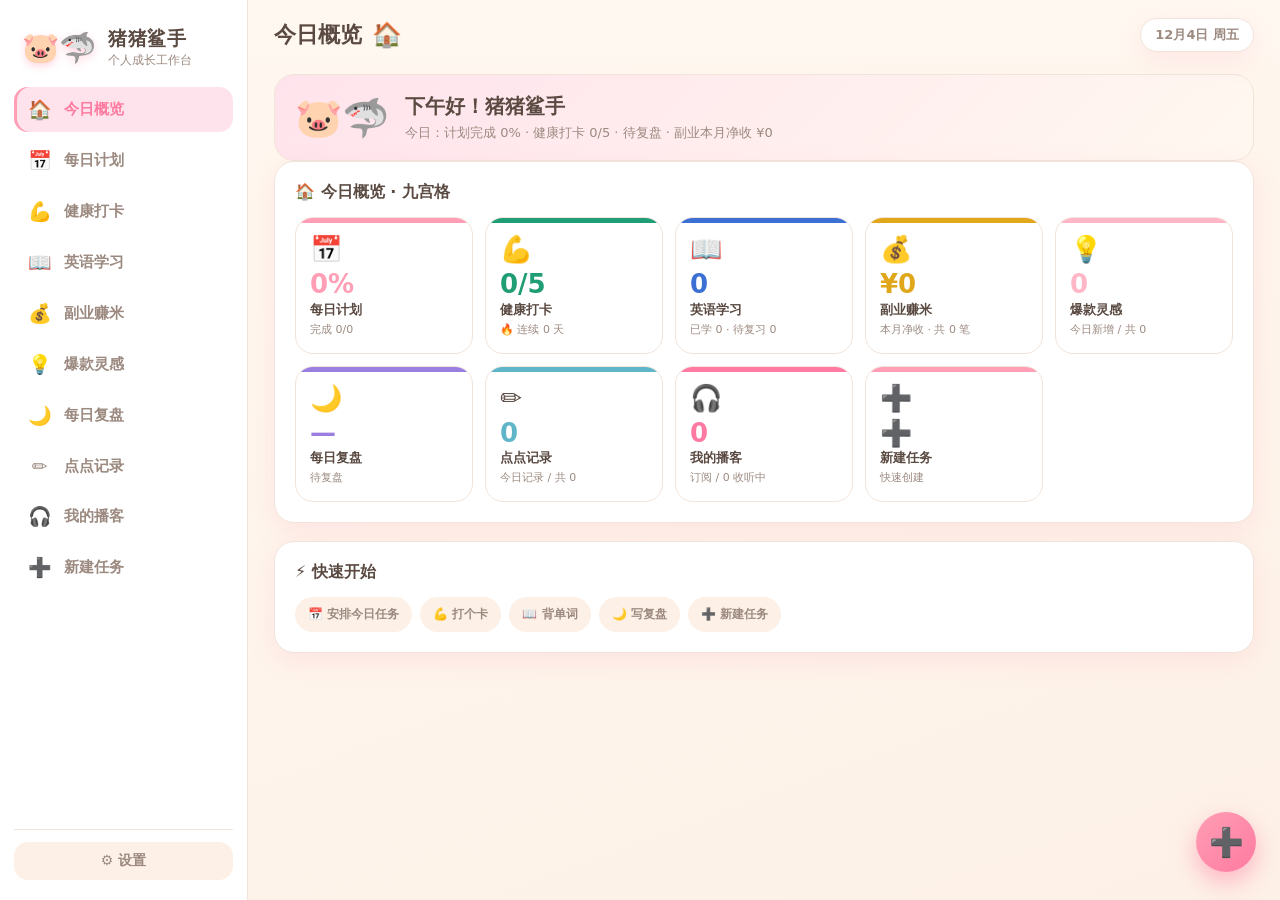
<file: index.html>
<!DOCTYPE html>
<html lang="zh-CN">
<head>
  <meta charset="UTF-8" />
  <meta name="viewport" content="width=device-width, initial-scale=1.0, viewport-fit=cover" />
  <meta name="theme-color" content="#FFB6C7" />
  <title>猪猪鲨手 · 个人成长工作台</title>
  <link rel="manifest" href="manifest.webmanifest" />
  <link rel="icon" href="icon.svg" type="image/svg+xml" />
  <link rel="apple-touch-icon" href="icon.svg" />
  <link rel="stylesheet" href="css/style.css" />
</head>
<body>
  <div id="app">
    <!-- 左侧导航栏 (PC 横屏) -->
    <aside id="sidebar">
      <div class="brand">
        <div class="brand-logo">🐷🦈</div>
        <div class="brand-text">
          <div class="brand-name">猪猪鲨手</div>
          <div class="brand-sub">个人成长工作台</div>
        </div>
      </div>
      <nav id="nav"></nav>
      <div class="sidebar-foot">
        <button class="ghost-btn" id="openSettings">⚙️ 设置</button>
      </div>
    </aside>

    <!-- 右侧内容区 -->
    <main id="content">
      <header id="topbar">
        <button class="icon-btn mobile-only" id="menuBtn" aria-label="菜单">☰</button>
        <h1 id="pageTitle">每日计划</h1>
        <span id="pageEmoji" class="page-emoji">📅</span>
        <div class="topbar-spacer"></div>
        <div id="todayChip" class="today-chip"></div>
      </header>
      <section id="view" class="view"></section>
    </main>
  </div>

  <!-- 移动端底部 Tab -->
  <nav id="bottomTabs" class="bottom-tabs"></nav>

  <!-- 全局浮动新建按钮 -->
  <button id="fab" aria-label="新建任务">➕</button>

  <!-- 弹窗容器 -->
  <div id="modalRoot"></div>

  <!-- 撒花画布 -->
  <canvas id="confetti"></canvas>

  <script src="js/db.js"></script>
  <script src="js/ai.js"></script>
  <script src="js/sections/placeholder.js"></script>
  <script src="js/sections/dashboard.js"></script>
  <script src="js/sections/daily-plan.js"></script>
  <script src="js/sections/notes.js"></script>
  <script src="js/sections/new-task.js"></script>
  <script src="js/sections/words.js"></script>
  <script src="js/sections/health.js"></script>
  <script src="js/sections/english.js"></script>
  <script src="js/sections/review.js"></script>
  <script src="js/sections/sidehustle.js"></script>
  <script src="js/sections/inspiration.js"></script>
  <script src="js/sections/podcast.js"></script>
  <script src="js/app.js"></script>
</body>
</html>
</file>
<file: css/style.css>
/* ===== 猪猪鲨手 设计系统 ===== */
:root {
  --cream: #FFF8F0;
  --cream-2: #FDF1E7;
  --card: #FFFFFF;
  --ink: #5A4A42;
  --ink-soft: #9C8A80;
  --pink: #FF9EB5;
  --pink-deep: #FF7AA0;
  --pink-soft: #FFE3EC;
  --mint: #B8E6D2;
  --sky: #BFD9FF;
  --lemon: #FFE9A8;
  --line: #F2E4DA;
  --shadow: 0 8px 24px rgba(255, 154, 181, 0.18);
  --radius: 20px;
  --radius-sm: 14px;
  --sidebar-w: 248px;
}

* { box-sizing: border-box; margin: 0; padding: 0; }
img, video { max-width: 100%; height: auto; }

html, body {
  height: 100%;
  font-family: "PingFang SC", "Microsoft YaHei", "Segoe UI", system-ui, sans-serif;
  color: var(--ink);
  background: linear-gradient(160deg, var(--cream) 0%, var(--cream-2) 100%);
  -webkit-font-smoothing: antialiased;
}

button { font-family: inherit; cursor: pointer; border: none; background: none; color: inherit; }
input, textarea, select { font-family: inherit; color: var(--ink); }

/* ===== 布局 ===== */
#app {
  display: flex;
  min-height: 100vh;
  max-width: 1320px;
  margin: 0 auto;
}

#sidebar {
  width: var(--sidebar-w);
  flex: 0 0 var(--sidebar-w);
  background: var(--card);
  border-right: 1px solid var(--line);
  display: flex;
  flex-direction: column;
  padding: 20px 14px;
  position: sticky;
  top: 0;
  height: 100vh;
}

.brand { display: flex; align-items: center; gap: 12px; padding: 6px 8px 18px; }
.brand-logo { font-size: 30px; filter: drop-shadow(0 3px 4px rgba(255,154,181,.4)); }
.brand-name { font-weight: 800; font-size: 19px; letter-spacing: .5px; }
.brand-sub { font-size: 12px; color: var(--ink-soft); }

#nav { display: flex; flex-direction: column; gap: 6px; flex: 1; overflow-y: auto; }
.nav-item {
  display: flex; align-items: center; gap: 12px;
  padding: 11px 14px; border-radius: var(--radius-sm);
  font-size: 15px; font-weight: 600; color: var(--ink-soft);
  transition: all .18s ease; text-align: left; width: 100%;
}
.nav-item .emoji { font-size: 19px; width: 24px; text-align: center; }
.nav-item:hover { background: var(--cream-2); color: var(--ink); transform: translateX(2px); }
.nav-item.active { background: var(--pink-soft); color: var(--pink-deep); box-shadow: inset 3px 0 0 var(--pink); }
.nav-item .badge {
  margin-left: auto; background: var(--pink); color: #fff; font-size: 11px;
  min-width: 20px; height: 20px; border-radius: 10px; display: inline-flex;
  align-items: center; justify-content: center; padding: 0 6px; font-weight: 700;
}

.sidebar-foot { padding-top: 12px; border-top: 1px solid var(--line); }
.ghost-btn {
  width: 100%; padding: 10px; border-radius: var(--radius-sm);
  background: var(--cream-2); color: var(--ink-soft); font-weight: 600; font-size: 14px;
  display: flex; align-items: center; gap: 8px; justify-content: center;
}
.ghost-btn:hover { background: var(--pink-soft); color: var(--pink-deep); }

/* ===== 内容区 ===== */
#content { flex: 1; min-width: 0; display: flex; flex-direction: column; }
#topbar {
  display: flex; align-items: center; gap: 10px;
  padding: 18px 26px; position: sticky; top: 0; z-index: 5;
  background: linear-gradient(180deg, var(--cream) 70%, transparent);
}
#pageTitle { font-size: 22px; font-weight: 800; }
.page-emoji { font-size: 24px; }
.topbar-spacer { flex: 1; }
.today-chip {
  background: var(--card); border: 1px solid var(--line); border-radius: 999px;
  padding: 7px 14px; font-size: 13px; color: var(--ink-soft); font-weight: 600;
  box-shadow: var(--shadow);
}
.icon-btn { font-size: 22px; padding: 4px 8px; border-radius: 10px; }
.icon-btn:hover { background: var(--pink-soft); }

.view { padding: 4px 26px 60px; }

/* ===== 卡片 ===== */
.card {
  background: var(--card); border: 1px solid var(--line); border-radius: var(--radius);
  padding: 20px; box-shadow: var(--shadow); margin-bottom: 18px;
}
.card-title { font-size: 16px; font-weight: 800; margin-bottom: 14px; display: flex; align-items: center; gap: 8px; }
.muted { color: var(--ink-soft); font-size: 13px; }

/* ===== 表单控件 ===== */
.field { display: flex; flex-direction: column; gap: 6px; margin-bottom: 12px; }
.field label { font-size: 13px; font-weight: 700; color: var(--ink-soft); }
input[type="text"], input[type="date"], input[type="time"], textarea, select {
  background: var(--cream); border: 1.5px solid var(--line); border-radius: var(--radius-sm);
  padding: 11px 13px; font-size: 14px; width: 100%; transition: border .15s;
}
input:focus, textarea:focus, select:focus { outline: none; border-color: var(--pink); background: #fff; }
textarea { resize: vertical; min-height: 70px; }

.btn {
  background: var(--pink); color: #fff; font-weight: 700; font-size: 14px;
  padding: 11px 18px; border-radius: var(--radius-sm); box-shadow: 0 4px 12px rgba(255,122,160,.35);
  transition: transform .12s, box-shadow .12s;
}
.btn:hover { transform: translateY(-1px); box-shadow: 0 6px 16px rgba(255,122,160,.45); }
.btn:active { transform: translateY(0); }
.btn.ghost { background: var(--cream-2); color: var(--ink); box-shadow: none; }
.btn.ghost:hover { background: var(--pink-soft); color: var(--pink-deep); }

/* ===== 每日计划 ===== */
.plan-head { display: flex; gap: 16px; align-items: stretch; flex-wrap: wrap; }
.stat-ring { width: 110px; height: 110px; flex: 0 0 auto; position: relative; }
.stat-ring svg { transform: rotate(-90deg); }
.stat-ring .ring-center {
  position: absolute; inset: 0; display: flex; flex-direction: column;
  align-items: center; justify-content: center; font-weight: 800;
}
.stat-ring .ring-pct { font-size: 24px; color: var(--pink-deep); }
.stat-ring .ring-label { font-size: 11px; color: var(--ink-soft); }
.plan-meta { flex: 1; min-width: 200px; display: flex; flex-direction: column; justify-content: center; gap: 8px; }
.plan-meta .row { display: flex; gap: 10px; flex-wrap: wrap; }
.pill { background: var(--cream-2); border-radius: 999px; padding: 6px 12px; font-size: 13px; font-weight: 600; color: var(--ink-soft); }
.pill b { color: var(--pink-deep); }

.add-row { display: flex; gap: 10px; flex-wrap: wrap; align-items: flex-end; }
.add-row .grow { flex: 1; min-width: 180px; }
.q-options { display: flex; gap: 6px; flex-wrap: wrap; }
.q-chip {
  padding: 8px 12px; border-radius: 999px; font-size: 12px; font-weight: 700;
  background: var(--cream-2); color: var(--ink-soft); border: 1.5px solid transparent;
}
.q-chip[data-q="1"].on { background: #FFD9E1; color: #E23A6E; border-color: #FF9EB5; }
.q-chip[data-q="2"].on { background: #D9F0E6; color: #1F9D74; border-color: var(--mint); }
.q-chip[data-q="3"].on { background: #E2ECFF; color: #3B6FD4; border-color: var(--sky); }
.q-chip[data-q="4"].on { background: #FFF2CC; color: #B8860B; border-color: var(--lemon); }

.tabs { display: flex; gap: 8px; flex-wrap: wrap; margin-bottom: 14px; }
.tabs .q-chip.on { background: var(--pink); color: #fff; border-color: var(--pink); }

.task-list { display: flex; flex-direction: column; gap: 10px; margin-top: 6px; }
.task {
  display: flex; align-items: center; gap: 12px; padding: 13px 15px;
  background: var(--cream); border-radius: var(--radius-sm); border: 1px solid var(--line);
  transition: all .15s;
}
.task.done { opacity: .55; }
.task.done .t-title { text-decoration: line-through; }
.t-check {
  width: 24px; height: 24px; border-radius: 50%; border: 2.5px solid var(--pink);
  flex: 0 0 auto; display: flex; align-items: center; justify-content: center;
  color: #fff; font-size: 14px; transition: all .15s; background: #fff;
}
.task.done .t-check { background: var(--pink); }
.t-time { font-size: 12px; font-weight: 700; color: var(--pink-deep); background: var(--pink-soft); padding: 3px 9px; border-radius: 999px; flex: 0 0 auto; }
.t-title { flex: 1; font-size: 15px; font-weight: 600; word-break: break-word; }
.t-qtag { font-size: 11px; font-weight: 700; padding: 3px 8px; border-radius: 999px; flex: 0 0 auto; }
.t-qtag[data-q="1"] { background: #FFD9E1; color: #E23A6E; }
.t-qtag[data-q="2"] { background: #D9F0E6; color: #1F9D74; }
.t-qtag[data-q="3"] { background: #E2ECFF; color: #3B6FD4; }
.t-qtag[data-q="4"] { background: #FFF2CC; color: #B8860B; }
.t-pomo { font-size: 12px; color: var(--ink-soft); font-weight: 600; flex: 0 0 auto; display: flex; align-items: center; gap: 4px; }
.t-pomo button { background: var(--lemon); border-radius: 8px; width: 22px; height: 22px; font-weight: 800; color: #8a6d00; }
.t-del { color: var(--ink-soft); font-size: 16px; padding: 4px 6px; border-radius: 8px; flex: 0 0 auto; }
.t-del:hover { background: #FFE0E0; color: #E23A6E; }

/* ===== 点点记录 ===== */
.note-timeline { display: flex; flex-direction: column; gap: 14px; position: relative; }
.note-timeline::before {
  content: ""; position: absolute; left: 13px; top: 6px; bottom: 6px; width: 2px; background: var(--line);
}
.note-item { display: flex; gap: 14px; align-items: flex-start; position: relative; }
.note-dot {
  width: 28px; height: 28px; flex: 0 0 auto; border-radius: 50%; background: var(--card);
  border: 2px solid var(--pink); display: flex; align-items: center; justify-content: center;
  font-size: 14px; z-index: 1;
}
.note-body { flex: 1; background: var(--card); border: 1px solid var(--line); border-radius: var(--radius-sm); padding: 12px 14px; box-shadow: var(--shadow); }
.note-text { font-size: 14px; line-height: 1.6; white-space: pre-wrap; word-break: break-word; }
.note-foot { display: flex; gap: 8px; align-items: center; margin-top: 8px; flex-wrap: wrap; }
.note-time { font-size: 12px; color: var(--ink-soft); }
.note-tag { font-size: 11px; background: var(--cream-2); color: var(--ink-soft); padding: 2px 8px; border-radius: 999px; font-weight: 600; }
.note-del { margin-left: auto; color: var(--ink-soft); font-size: 14px; padding: 2px 6px; border-radius: 8px; }
.note-del:hover { background: #FFE0E0; color: #E23A6E; }

.mood-row { display: flex; gap: 6px; flex-wrap: wrap; }
.mood { font-size: 20px; width: 38px; height: 38px; border-radius: 12px; background: var(--cream-2); display: flex; align-items: center; justify-content: center; }
.mood.on { background: var(--pink-soft); outline: 2px solid var(--pink); }

/* ===== 新建任务 ===== */
.big-input { font-size: 16px; }
.parse-hint { font-size: 12px; color: var(--ink-soft); margin-top: 6px; }
.parse-preview { background: var(--cream-2); border-radius: var(--radius-sm); padding: 12px 14px; margin-top: 12px; font-size: 13px; }
.parse-preview b { color: var(--pink-deep); }
.recent-list { display: flex; flex-direction: column; gap: 8px; }
.recent-item { display: flex; gap: 10px; align-items: center; padding: 10px 12px; background: var(--cream); border-radius: var(--radius-sm); }
.recent-item .ri-emoji { font-size: 18px; }
.recent-item .ri-title { flex: 1; font-size: 14px; font-weight: 600; }
.recent-item .ri-time { font-size: 12px; color: var(--ink-soft); }

/* ===== 占位页 ===== */
.placeholder { text-align: center; padding: 50px 20px; }
.placeholder .ph-emoji { font-size: 64px; }
.placeholder h2 { margin: 14px 0 6px; font-size: 20px; }
.placeholder p { color: var(--ink-soft); max-width: 420px; margin: 0 auto 18px; line-height: 1.7; }
.placeholder .ph-tags { display: flex; gap: 8px; justify-content: center; flex-wrap: wrap; }
.placeholder .ph-tags span { background: var(--cream-2); border-radius: 999px; padding: 6px 12px; font-size: 12px; font-weight: 600; color: var(--ink-soft); }

/* ===== 浮动按钮 / 底部 Tab ===== */
#fab {
  position: fixed; right: 24px; bottom: 28px; width: 60px; height: 60px; border-radius: 50%;
  background: linear-gradient(135deg, var(--pink), var(--pink-deep)); color: #fff; font-size: 28px;
  box-shadow: 0 10px 24px rgba(255,122,160,.5); z-index: 20;
  display: flex; align-items: center; justify-content: center; transition: transform .15s;
}
#fab:hover { transform: scale(1.08) rotate(8deg); }
#fab:active { transform: scale(.95); }

.bottom-tabs { display: none; }

/* ===== 弹窗 ===== */
#modalRoot:empty { display: none; }
.modal-mask {
  position: fixed; inset: 0; background: rgba(90,74,66,.4); backdrop-filter: blur(3px);
  z-index: 50; display: flex; align-items: flex-end; justify-content: center;
}
@media (min-width: 768px) {
  .modal-mask { align-items: center; }
  .modal-mask .modal { max-width: 460px; width: 90%; }
}
.modal {
  background: var(--card); border-radius: 24px 24px 0 0; padding: 22px; width: 100%;
  box-shadow: 0 -10px 40px rgba(0,0,0,.15); animation: slideUp .25s ease;
}
@keyframes slideUp { from { transform: translateY(40px); opacity: .6; } to { transform: translateY(0); opacity: 1; } }
.modal h3 { font-size: 18px; margin-bottom: 16px; display: flex; align-items: center; gap: 8px; }
.modal-actions { display: flex; gap: 10px; margin-top: 16px; }
.modal-actions .btn { flex: 1; }

/* ===== 设置面板 ===== */
.set-row { display: flex; align-items: center; justify-content: space-between; padding: 12px 0; border-bottom: 1px solid var(--line); }
.set-row:last-child { border-bottom: none; }
.set-row .label { font-weight: 600; font-size: 14px; }
.set-row .desc { font-size: 12px; color: var(--ink-soft); margin-top: 2px; }

/* ===== 撒花 ===== */
#confetti { position: fixed; inset: 0; pointer-events: none; z-index: 60; display: none; }

/* ===== 响应式：移动端竖屏 ===== */
.mobile-only { display: none; }
@media (max-width: 860px) {
  html, body { overflow-x: hidden; }
  #sidebar { display: none; }
  #app { display: block; width: 100%; max-width: none; }
  #content, .view { width: 100%; min-width: 0; }
  .card { width: 100%; max-width: 100%; box-sizing: border-box; }
  .mobile-only { display: inline-flex; }
  #topbar { padding: 14px 18px; background: linear-gradient(180deg, var(--cream) 80%, transparent); }
  .view { padding: 4px 16px 90px; }
  #fab { right: 18px; bottom: 78px; width: 54px; height: 54px; font-size: 26px; }
  svg { max-width: 100%; height: auto; }

  .bottom-tabs {
    display: flex; position: fixed; bottom: 0; left: 0; right: 0; z-index: 30;
    background: var(--card); border-top: 1px solid var(--line);
    padding: 6px 4px calc(6px + env(safe-area-inset-bottom)); justify-content: space-around;
  }
  /* 移动端抽屉式侧栏 */
  #sidebar.open {
    display: flex !important; position: fixed; top: 0; left: 0; bottom: 0; z-index: 40;
    width: 78%; max-width: 300px; box-shadow: 0 0 40px rgba(0,0,0,.25);
  }
  .bt-item { display: flex; flex-direction: column; align-items: center; gap: 2px; font-size: 10px; color: var(--ink-soft); font-weight: 600; padding: 4px 2px; flex: 1; }
  .bt-item .bt-emoji { font-size: 20px; }
  .bt-item.active { color: var(--pink-deep); }
}
@media (max-width: 480px) {
  .plan-head { flex-direction: column; align-items: center; }
}

/* ===== 首页仪表盘 ===== */
.dash-hero {
  display: flex; align-items: center; gap: 16px;
  background: linear-gradient(135deg, var(--pink-soft), var(--cream));
  border: 1px solid var(--line); border-radius: 20px; padding: 18px 20px;
}
.dash-hero-emoji { font-size: 38px; }
.dash-hero-hi { font-size: 20px; font-weight: 800; color: var(--ink); }
.dash-hero-sub { font-size: 13px; color: var(--ink-soft); margin-top: 4px; }
.dash-grid {
  display: grid; grid-template-columns: repeat(auto-fill, minmax(150px, 1fr)); gap: 12px;
}
.dash-tile {
  position: relative; background: var(--card); border: 1px solid var(--line); border-radius: 18px;
  padding: 16px 14px; cursor: pointer; transition: transform .12s, box-shadow .12s;
  overflow: hidden;
}
.dash-tile::before {
  content: ''; position: absolute; top: 0; left: 0; right: 0; height: 5px; background: var(--tile, var(--pink));
}
.dash-tile:hover { transform: translateY(-3px); box-shadow: 0 10px 26px rgba(255,122,160,.18); }
.dash-tile-emoji { font-size: 26px; }
.dash-tile-big { font-size: 26px; font-weight: 800; color: var(--tile, var(--pink-deep)); margin: 6px 0 2px; line-height: 1.1; }
.dash-tile-title { font-size: 13px; font-weight: 700; color: var(--ink); }
.dash-tile-sub { font-size: 11px; color: var(--ink-soft); margin-top: 3px; }
.dash-tile-check {
  position: absolute; top: 10px; right: 10px; width: 22px; height: 22px; border-radius: 50%;
  background: var(--mint); color: #fff; font-size: 13px; font-weight: 800;
  display: flex; align-items: center; justify-content: center;
}
.dash-tile.done { background: linear-gradient(180deg, #fff, var(--mint-soft, #EAF6EF)); }
</file>
